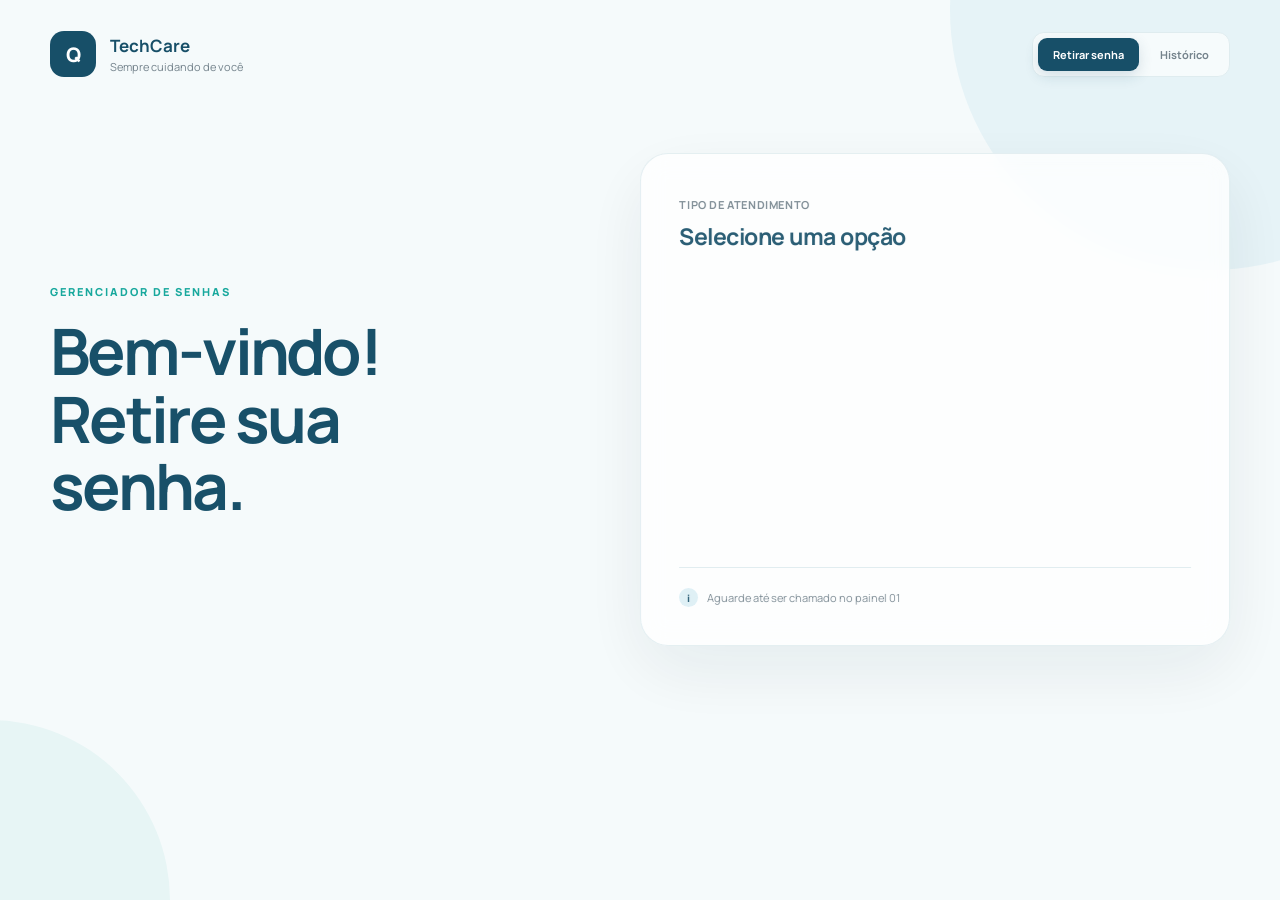
<file: index.html>
<!DOCTYPE html>
<html lang="pt-BR">

<head>
    <meta charset="UTF-8">

    <meta
        name="viewport"
        content="width=device-width, initial-scale=1.0"
    >

    <title>Gerador de Senhas</title>

    <link rel="stylesheet" href="style.css">

    <link rel="preconnect" href="https://fonts.googleapis.com">

    <link
        rel="preconnect"
        href="https://fonts.gstatic.com"
        crossorigin
    >

    <link
        href="https://fonts.googleapis.com/css2?family=Manrope:wght@400;500;600;700;800&display=swap"
        rel="stylesheet"
    >
</head>


<body>

    <!-- DECORAÇÕES DE FUNDO -->

    <div class="background-decoration decoration-one"></div>
    <div class="background-decoration decoration-two"></div>


    <div class="page">


        <!-- =====================================
             HEADER
        ====================================== -->

        <header class="header">

            <div class="brand">

                <div class="brand-symbol">
                    Q
                </div>

                <div class="brand-text">

                    <strong>
                        TechCare
                    </strong>

                    <span>
                        Sempre cuidando de você
                    </span>

                </div>

            </div>


            <!-- NAVEGAÇÃO -->

            <nav class="nav-tabs">

                <button
                    class="nav-tab active"
                    data-tab="gerador"
                    type="button"
                >
                    Retirar senha
                </button>


                <button
                    class="nav-tab"
                    data-tab="historico"
                    type="button"
                >
                    Histórico
                </button>

            </nav>


        </header>



        <!-- =====================================
             ABA: GERADOR
        ====================================== -->

        <section
            class="tab-content active"
            id="gerador"
        >

            <main class="main-content">


                <!-- COLUNA ESQUERDA -->

                <section class="welcome">

                    <div class="welcome-content">

                        <span class="eyebrow">
                            GERENCIADOR DE SENHAS
                        </span>


                        <h1>
                           Bem-vindo! Retire sua senha.
                        </h1>
                    
                </section>



                <!-- COLUNA DIREITA -->

                <section class="service-area">

                    <div class="service-header">

                        <span>
                            Tipo de atendimento
                        </span>

                        <h2>
                            Selecione uma opção
                        </h2>

                    </div>



                    <div class="service-options">


                        <!-- NORMAL -->

                        <button
                            class="service-card"
                            id="btnNormal"
                            type="button"
                        >

                            <div class="service-icon normal-icon">

                                <svg
                                    viewBox="0 0 24 24"
                                    fill="none"
                                    stroke="currentColor"
                                    stroke-width="1.8"
                                    stroke-linecap="round"
                                    stroke-linejoin="round"
                                >

                                    <circle
                                        cx="12"
                                        cy="7"
                                        r="4"
                                    />

                                    <path
                                        d="M4.5 21a7.5 7.5 0 0 1 15 0"
                                    />

                                </svg>

                            </div>


                            <div class="service-content">

                                <span>
                                    Atendimento
                                </span>

                                <strong>
                                    Normal
                                </strong>

                                <p>
                                    Atendimento por ordem de chegada.
                                </p>

                            </div>


                            <div class="service-arrow">
                                →
                            </div>

                        </button>



                        <!-- PREFERENCIAL -->

                        <button
                            class="service-card"
                            id="btnPreferencial"
                            type="button"
                        >

                            <div class="service-icon preferential-icon">

                                <svg
                                    viewBox="0 0 24 24"
                                    fill="none"
                                    stroke="currentColor"
                                    stroke-width="1.8"
                                    stroke-linecap="round"
                                    stroke-linejoin="round"
                                >

                                    <circle
                                        cx="12"
                                        cy="6"
                                        r="3"
                                    />

                                    <path
                                        d="M5 21v-4a7 7 0 0 1 14 0v4"
                                    />

                                    <path
                                        d="M12 12v5"
                                    />

                                </svg>

                            </div>


                            <div class="service-content">

                                <span>
                                    Atendimento
                                </span>

                                <strong>
                                    Preferencial
                                </strong>

                                <p>
                                    Atendimento destinado ao público prioritário.
                                </p>

                            </div>


                            <div class="service-arrow">
                                →
                            </div>

                        </button>


                    </div>



                    <!-- INFORMAÇÃO -->

                    <div class="service-footer">

                        <div class="small-info-icon">
                            i
                        </div>

                        <p>
                            Aguarde até ser chamado no painel 01
                        </p>

                    </div>

                </section>

            </main>

        </section>



        <!-- =====================================
             ABA: HISTÓRICO
        ====================================== -->

        <section
            class="tab-content"
            id="historico"
        >

            <div class="history-page">


                <!-- TÍTULO -->

                <div class="history-header">

                    <span class="eyebrow">
                        HISTÓRICO DE ATENDIMENTOS
                    </span>

                    <h1>
                        Painel de Senhas
                    </h1>

                    <p>
                        Aguarde até ser chamado.
                    </p>

                </div>



                <!-- CONTEÚDO DO HISTÓRICO -->

                <div class="history-layout">


                    <!-- ÚLTIMA SENHA -->

                    <section class="current-ticket">

                        <span class="current-label">
                            ÚLTIMA SENHA
                        </span>


                        <strong id="currentTicket">
                            ---
                        </strong>


                        <span
                            class="current-type"
                            id="currentTicketType"
                        >
                            Nenhum histórico encontrado
                        </span>


                        <div class="pulse-line"></div>


                        <p>
                            Última senha chamada para atendimento.
                        </p>

                    </section>



                    <!-- LISTA DE SENHAS -->

                    <section class="history-card">


                        <div class="history-card-header">

                            <div>

                                <span>
                                    Histórico
                                </span>

                                <h2>
                                    Últimas senhas
                                </h2>

                            </div>


                            <span
                                class="history-count"
                                id="historyCount"
                            >
                                0 senhas
                            </span>

                        </div>



                        <div
                            class="history-list"
                            id="historyList"
                        >

                            <div class="history-empty">
                                Nenhuma senha foi gerada ainda.
                            </div>

                        </div>

                    </section>


                </div>

            </div>

        </section>



        <!-- =====================================
             FOOTER
        ====================================== -->

        <footer class="footer">


            <div class="footer-right">

                <span id="date"></span>

                <span class="footer-separator"></span>

                <strong id="clock">
                    --:--
                </strong>

            </div>

        </footer>


    </div>



    <!-- =====================================
         MODAL DA SENHA
    ====================================== -->

    <div
        class="modal-overlay"
        id="modal"
        aria-hidden="true"
    >

        <div class="ticket-modal">


            <!-- FECHAR -->

            <button
                class="modal-close"
                id="closeModal"
                aria-label="Fechar"
                type="button"
            >
                ×
            </button>



            <!-- ÍCONE -->

            <div class="modal-icon">

                <svg
                    viewBox="0 0 24 24"
                    fill="none"
                    stroke="currentColor"
                    stroke-width="2"
                    stroke-linecap="round"
                    stroke-linejoin="round"
                >

                    <path
                        d="M20 6 9 17l-5-5"
                    />

                </svg>

            </div>



            <span class="ticket-small-title">
                SENHA GERADA
            </span>


            <p class="ticket-description">
                Seu número de atendimento é
            </p>



            <!-- NÚMERO -->

            <strong
                class="ticket-number"
                id="ticketNumber"
            >
                N001
            </strong>



            <!-- TIPO -->

            <span
                class="ticket-type"
                id="ticketType"
            >
                Atendimento Normal
            </span>



            <div class="ticket-divider"></div>



            <p class="ticket-message">
                Acompanhe o painel e aguarde sua chamada.
            </p>



            <button
                class="confirm-button"
                id="finishButton"
                type="button"
            >
                Entendi
            </button>


        </div>

    </div>



    <!-- =====================================
         GSAP
    ====================================== -->

    <script
        src="https://cdn.jsdelivr.net/npm/gsap@3.13.0/dist/gsap.min.js"
    ></script>


    <!-- JAVASCRIPT -->

    <script src="script.js"></script>


</body>

</html>
</file>
<file: style.css>
/* =========================================
   PALETA
========================================= */

:root {

    --branco: #ffffff;

    --azul-claro: #5baecb;

    --azul-principal: #174f68;

    --azul-escuro: #103b4f;

    --verde: #18a89d;

    --texto: #36434c;

    --texto-suave: #74838c;

    --icone-bg: #dceff5;

    --verde-bg: #dcf3ef;

    --fundo: #f5fafb;

    --borda: #dfecef;

}


/* =========================================
   RESET
========================================= */

* {

    margin: 0;

    padding: 0;

    box-sizing: border-box;

}


html {

    font-size: 16px;

}


body {

    min-height: 100vh;

    font-family: "Manrope", sans-serif;

    color: var(--texto);

    background: var(--fundo);

    overflow-x: hidden;

}


/* =========================================
   DECORAÇÃO
========================================= */

.background-decoration {

    position: fixed;

    border-radius: 50%;

    pointer-events: none;

}


.decoration-one {

    width: 520px;

    height: 520px;

    top: -250px;

    right: -190px;

    background:
        rgba(91, 174, 203, 0.09);

}


.decoration-two {

    width: 360px;

    height: 360px;

    left: -190px;

    bottom: -180px;

    background:
        rgba(24, 168, 157, 0.06);

}


/* =========================================
   ESTRUTURA
========================================= */

.page {

    position: relative;

    z-index: 1;

    width: min(1180px, calc(100% - 56px));

    min-height: 100vh;

    margin: auto;

    display: flex;

    flex-direction: column;

}


/* =========================================
   HEADER
========================================= */

.header {

    min-height: 108px;

    display: flex;

    align-items: center;

    justify-content: space-between;

}


.brand {

    display: flex;

    align-items: center;

    gap: 14px;

}


.brand-symbol {

    width: 46px;

    height: 46px;

    display: flex;

    align-items: center;

    justify-content: center;

    border-radius: 14px;

    background: var(--azul-principal);

    color: white;

    font-size: 20px;

    font-weight: 800;

}


.brand-text {

    display: flex;

    flex-direction: column;

}


.brand-text strong {

    color: var(--azul-principal);

    font-size: 17px;

}


.brand-text span {

    margin-top: 2px;

    color: var(--texto-suave);

    font-size: 11px;

}


.system-status {

    display: flex;

    align-items: center;

    gap: 10px;

    color: var(--texto-suave);

    font-size: 12px;

    font-weight: 600;

}


.status-dot {

    width: 8px;

    height: 8px;

    border-radius: 50%;

    background: var(--verde);

    box-shadow:
        0 0 0 5px rgba(24, 168, 157, 0.10);

}


/* =========================================
   MAIN
========================================= */

.main-content {

    flex: 1;

    display: grid;

    grid-template-columns: 0.9fr 1.1fr;

    align-items: center;

    gap: clamp(50px, 8vw, 110px);

    padding: 45px 0 75px;

}


/* =========================================
   WELCOME
========================================= */

.welcome {

    position: relative;

}


.welcome-content {

    max-width: 500px;

}


.eyebrow {

    display: inline-block;

    margin-bottom: 18px;

    color: var(--verde);

    font-size: 11px;

    font-weight: 800;

    letter-spacing: 2px;

}


.welcome h1 {

    max-width: 490px;

    color: var(--azul-principal);

    font-size: clamp(43px, 5vw, 64px);

    line-height: 1.06;

    letter-spacing: -2.7px;

}


.welcome > .welcome-content > p {

    max-width: 430px;

    margin-top: 25px;

    color: var(--texto-suave);

    font-size: 15px;

    line-height: 1.8;

}


.welcome-info {

    margin-top: 54px;

    display: flex;

    flex-direction: column;

    gap: 18px;

}


.info-item {

    display: flex;

    align-items: flex-start;

    gap: 18px;

}


.info-number {

    min-width: 35px;

    color: var(--azul-claro);

    font-size: 12px;

    font-weight: 800;

}


.info-item strong {

    display: block;

    color: var(--texto);

    font-size: 13px;

    margin-bottom: 3px;

}


.info-item p {

    color: var(--texto-suave);

    font-size: 12px;

}


.info-line {

    width: 1px;

    height: 20px;

    margin-left: 16px;

    background: var(--borda);

}


/* =========================================
   ÁREA DE ATENDIMENTO
========================================= */

.service-area {

    max-width: 590px;

    width: 100%;

    padding: 38px;

    border: 1px solid rgba(223, 236, 239, 0.9);

    border-radius: 28px;

    background:
        rgba(255, 255, 255, 0.86);

    box-shadow:
        0 24px 70px rgba(16, 59, 79, 0.08);

    backdrop-filter: blur(12px);

}


.service-header {

    margin-bottom: 26px;

}


.service-header span {

    color: var(--texto-suave);

    font-size: 11px;

    font-weight: 700;

    letter-spacing: 0.6px;

    text-transform: uppercase;

}


.service-header h2 {

    margin-top: 6px;

    color: var(--azul-principal);

    font-size: 23px;

    letter-spacing: -0.5px;

}


/* =========================================
   BOTÕES
========================================= */

.service-options {

    display: flex;

    flex-direction: column;

    gap: 15px;

}


.service-card {

    width: 100%;

    min-height: 125px;

    display: flex;

    align-items: center;

    gap: 20px;

    padding: 22px;

    border: 1px solid var(--borda);

    border-radius: 19px;

    background: white;

    text-align: left;

    font-family: inherit;

    cursor: pointer;

    transition:
        border-color 0.25s ease,
        box-shadow 0.25s ease,
        background 0.25s ease;

}


.service-card:hover {

    border-color:
        rgba(91, 174, 203, 0.55);

    background: #fbfdfe;

    box-shadow:
        0 14px 35px rgba(23, 79, 104, 0.08);

}


.service-icon {

    flex-shrink: 0;

    width: 62px;

    height: 62px;

    border-radius: 17px;

    display: flex;

    align-items: center;

    justify-content: center;

}


.service-icon svg {

    width: 28px;

    height: 28px;

}


.normal-icon {

    color: var(--azul-principal);

    background: var(--icone-bg);

}


.preferential-icon {

    color: var(--verde);

    background: var(--verde-bg);

}


.service-content {

    display: flex;

    flex-direction: column;

}


.service-content span {

    color: var(--texto-suave);

    font-size: 11px;

}


.service-content strong {

    margin-top: 2px;

    color: var(--azul-principal);

    font-size: 20px;

}


.service-content p {

    margin-top: 5px;

    color: var(--texto-suave);

    font-size: 11px;

}


.service-arrow {

    width: 38px;

    height: 38px;

    margin-left: auto;

    border-radius: 50%;

    display: flex;

    align-items: center;

    justify-content: center;

    background: #f3f8f9;

    color: var(--azul-principal);

    font-size: 20px;

    transition: 0.25s ease;

}


.service-card:hover .service-arrow {

    color: white;

    background: var(--azul-principal);

    transform: translateX(3px);

}


/* =========================================
   INFO
========================================= */

.service-footer {

    display: flex;

    align-items: center;

    gap: 9px;

    margin-top: 24px;

    padding-top: 20px;

    border-top: 1px solid var(--borda);

}


.small-info-icon {

    min-width: 19px;

    height: 19px;

    display: flex;

    align-items: center;

    justify-content: center;

    border-radius: 50%;

    background: var(--icone-bg);

    color: var(--azul-principal);

    font-size: 10px;

    font-weight: 800;

}


.service-footer p {

    color: var(--texto-suave);

    font-size: 11px;

}


/* =========================================
   FOOTER
========================================= */

.footer {

    min-height: 68px;

    display: flex;

    align-items: center;

    justify-content: space-between;

    border-top: 1px solid var(--borda);

    color: var(--texto-suave);

    font-size: 10px;

}


.footer-right {

    display: flex;

    align-items: center;

    gap: 12px;

}


.footer-right strong {

    color: var(--azul-principal);

    font-size: 12px;

}


.footer-separator {

    width: 1px;

    height: 12px;

    background: var(--borda);

}


/* =========================================
   MODAL
========================================= */

.modal-overlay {

    position: fixed;

    inset: 0;

    z-index: 20;

    display: flex;

    align-items: center;

    justify-content: center;

    padding: 20px;

    visibility: hidden;

    opacity: 0;

    background:
        rgba(16, 59, 79, 0.22);

    backdrop-filter: blur(8px);

}


.ticket-modal {

    position: relative;

    width: min(420px, 100%);

    padding: 42px 38px 34px;

    border-radius: 28px;

    background: white;

    text-align: center;

    box-shadow:
        0 30px 80px rgba(16, 59, 79, 0.18);

}


.modal-close {

    position: absolute;

    top: 16px;

    right: 19px;

    border: 0;

    background: transparent;

    color: #9aa7ae;

    font-size: 25px;

    cursor: pointer;

}


.modal-icon {

    width: 58px;

    height: 58px;

    margin: 0 auto 22px;

    display: flex;

    align-items: center;

    justify-content: center;

    border-radius: 50%;

    background: var(--verde-bg);

    color: var(--verde);

}


.modal-icon svg {

    width: 25px;

}


.ticket-small-title {

    color: var(--verde);

    font-size: 10px;

    font-weight: 800;

    letter-spacing: 1.7px;

}


.ticket-description {

    margin-top: 12px;

    color: var(--texto-suave);

    font-size: 13px;

}


.ticket-number {

    display: block;

    margin: 9px 0 13px;

    color: var(--azul-principal);

    font-size: 68px;

    line-height: 1;

    letter-spacing: -3px;

}


.ticket-type {

    display: inline-block;

    padding: 8px 14px;

    border-radius: 30px;

    color: var(--azul-principal);

    background: var(--icone-bg);

    font-size: 11px;

    font-weight: 700;

}


.ticket-divider {

    height: 1px;

    margin: 28px 0 22px;

    background: var(--borda);

}


.ticket-message {

    color: var(--texto-suave);

    font-size: 12px;

}


.confirm-button {

    width: 100%;

    margin-top: 25px;

    padding: 14px;

    border: 0;

    border-radius: 13px;

    background: var(--azul-principal);

    color: white;

    font-family: inherit;

    font-size: 13px;

    font-weight: 700;

    cursor: pointer;

    transition: 0.2s ease;

}


.confirm-button:hover {

    background: var(--azul-escuro);

}


/* =========================================
   RESPONSIVO
========================================= */

@media (max-width: 900px) {

    .main-content {

        grid-template-columns: 1fr;

        gap: 55px;

    }


    .welcome {

        text-align: center;

    }


    .welcome-content {

        margin: auto;

    }


    .welcome h1 {

        margin: auto;

    }


    .welcome > .welcome-content > p {

        margin:
            22px auto 0;

    }


    .welcome-info {

        display: none;

    }


    .service-area {

        margin: auto;

    }

}


@media (max-width: 600px) {

    .page {

        width:
            calc(100% - 30px);

    }


    .header {

        min-height: 88px;

    }


    .brand-text span {

        display: none;

    }


    .system-status {

        font-size: 0;

    }


    .main-content {

        padding:
            35px 0 55px;

        gap: 38px;

    }


    .welcome h1 {

        font-size: 39px;

        letter-spacing: -1.8px;

    }


    .welcome > .welcome-content > p {

        font-size: 14px;

    }


    .service-area {

        padding: 25px 20px;

        border-radius: 22px;

    }


    .service-header h2 {

        font-size: 20px;

    }


    .service-card {

        min-height: 115px;

        padding: 18px;

        gap: 15px;

    }


    .service-icon {

        width: 54px;

        height: 54px;

        border-radius: 15px;

    }


    .service-content strong {

        font-size: 18px;

    }


    .service-content p {

        display: none;

    }


    .service-arrow {

        width: 34px;

        height: 34px;

    }


    .footer > span {

        display: none;

    }


    .footer {

        justify-content: center;

    }

}

/* =========================================
   NAVEGAÇÃO
========================================= */

.nav-tabs {

    display: flex;

    align-items: center;

    gap: 6px;

    padding: 5px;

    border-radius: 12px;

    background: rgba(255, 255, 255, 0.65);

    border: 1px solid var(--borda);

}


.nav-tab {

    border: 0;

    padding: 9px 15px;

    border-radius: 9px;

    background: transparent;

    color: var(--texto-suave);

    font-family: inherit;

    font-size: 11px;

    font-weight: 700;

    cursor: pointer;

    transition: 0.25s ease;

}


.nav-tab:hover {

    color: var(--azul-principal);

}


.nav-tab.active {

    color: white;

    background: var(--azul-principal);

    box-shadow:
        0 5px 14px rgba(23, 79, 104, 0.16);

}


/* =========================================
   ABAS
========================================= */

.tab-content {

    display: none;

}


.tab-content.active {

    display: block;

}


/* =========================================
   HISTÓRICO
========================================= */

.history-page {

    flex: 1;

    padding: 55px 0 80px;

}


.history-header {

    margin-bottom: 40px;

}


.history-header h1 {

    margin-top: 8px;

    color: var(--azul-principal);

    font-size: clamp(36px, 5vw, 52px);

    letter-spacing: -2px;

}


.history-header p {

    margin-top: 12px;

    color: var(--texto-suave);

    font-size: 14px;

}


.history-layout {

    display: grid;

    grid-template-columns:
        minmax(280px, 0.7fr)
        minmax(420px, 1.3fr);

    gap: 28px;

}


/* =========================================
   ÚLTIMA SENHA
========================================= */

.current-ticket {

    min-height: 390px;

    padding: 38px;

    border-radius: 28px;

    background:
        linear-gradient(
            145deg,
            var(--azul-principal),
            var(--azul-escuro)
        );

    color: white;

    display: flex;

    flex-direction: column;

    justify-content: center;

    align-items: center;

    text-align: center;

    box-shadow:
        0 24px 65px rgba(16, 59, 79, 0.16);

}


.current-label {

    font-size: 10px;

    font-weight: 800;

    letter-spacing: 2px;

    opacity: 0.75;

}


.current-ticket strong {

    margin: 25px 0 14px;

    font-size: 90px;

    line-height: 1;

    letter-spacing: -5px;

}


.current-type {

    padding: 8px 14px;

    border-radius: 30px;

    background:
        rgba(255, 255, 255, 0.13);

    font-size: 11px;

    font-weight: 600;

}


.pulse-line {

    width: 45px;

    height: 3px;

    margin: 30px 0 20px;

    border-radius: 10px;

    background: var(--verde);

}


.current-ticket p {

    max-width: 220px;

    font-size: 11px;

    line-height: 1.6;

    opacity: 0.65;

}


/* =========================================
   CARD DO HISTÓRICO
========================================= */

.history-card {

    min-height: 390px;

    padding: 30px;

    border-radius: 28px;

    background: white;

    border: 1px solid var(--borda);

    box-shadow:
        0 20px 55px rgba(16, 59, 79, 0.07);

}


.history-card-header {

    display: flex;

    align-items: center;

    justify-content: space-between;

    margin-bottom: 25px;

}


.history-card-header span {

    color: var(--texto-suave);

    font-size: 10px;

    font-weight: 700;

    text-transform: uppercase;

    letter-spacing: 1px;

}


.history-card-header h2 {

    margin-top: 4px;

    color: var(--azul-principal);

    font-size: 21px;

}


.history-count {

    padding: 7px 11px;

    border-radius: 30px;

    background: var(--icone-bg);

    color: var(--azul-principal) !important;

    letter-spacing: 0 !important;

    text-transform: none !important;

}


/* =========================================
   LISTA
========================================= */

.history-list {

    display: flex;

    flex-direction: column;

    gap: 10px;

}


.history-item {

    display: grid;

    grid-template-columns:
        70px 1fr auto;

    align-items: center;

    gap: 18px;

    padding: 16px 18px;

    border: 1px solid var(--borda);

    border-radius: 15px;

    background: #fbfdfe;

}


.history-number {

    color: var(--azul-principal);

    font-size: 20px;

    font-weight: 800;

}


.history-info {

    display: flex;

    flex-direction: column;

}


.history-info strong {

    color: var(--texto);

    font-size: 12px;

}


.history-info span {

    margin-top: 3px;

    color: var(--texto-suave);

    font-size: 10px;

}


.history-time {

    color: var(--texto-suave);

    font-size: 11px;

}


.history-empty {

    padding: 60px 20px;

    text-align: center;

    color: var(--texto-suave);

    font-size: 12px;

}


@media (max-width: 850px) {

    .history-layout {

        grid-template-columns: 1fr;

    }


    .current-ticket {

        min-height: 280px;

    }

}


@media (max-width: 600px) {

    .header {

        flex-wrap: wrap;

        gap: 15px;

        padding: 20px 0;

    }


    .nav-tabs {

        order: 3;

        width: 100%;

    }


    .nav-tab {

        flex: 1;

    }


    .history-item {

        grid-template-columns:
            60px 1fr;

    }


    .history-time {

        grid-column: 2;

    }


    .current-ticket strong {

        font-size: 68px;

    }

}
</file>
